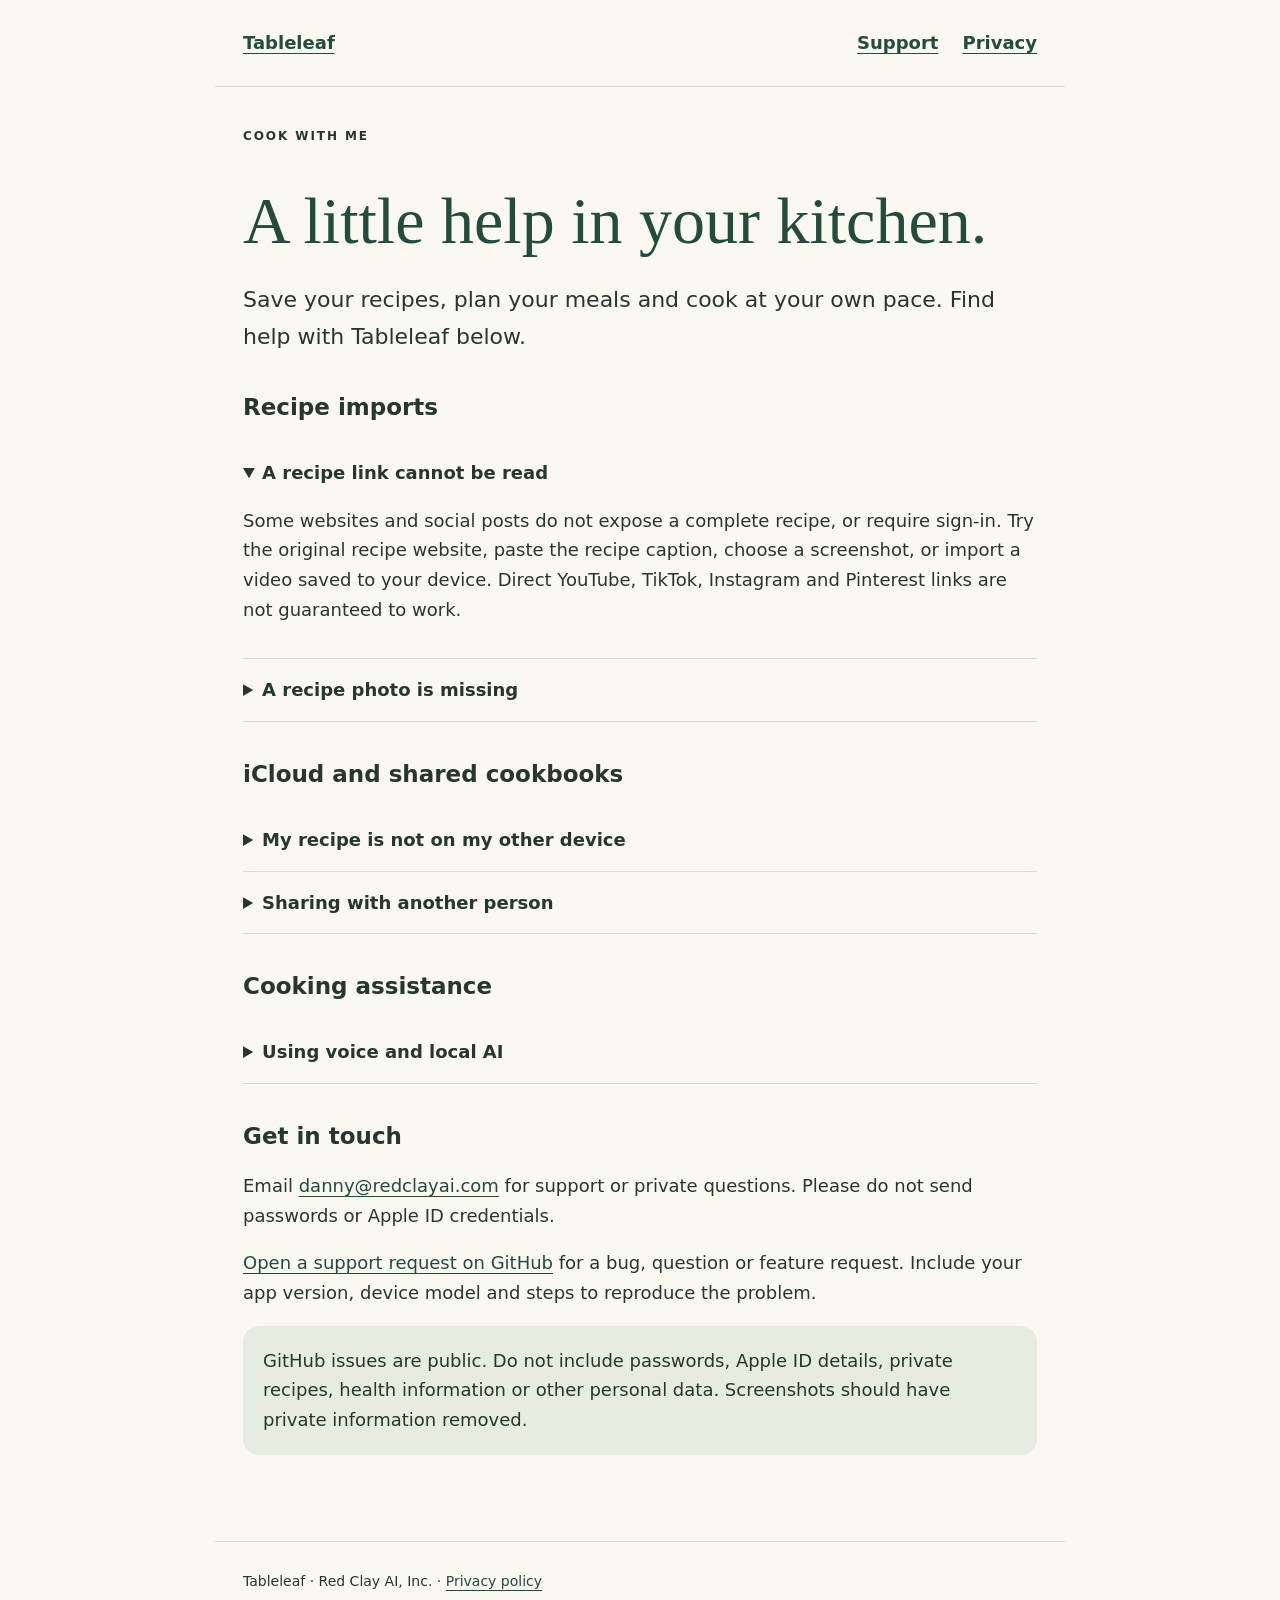
<file: index.html>
<!doctype html><html lang="en"><head><meta charset="utf-8"><meta name="viewport" content="width=device-width,initial-scale=1"><title>Tableleaf Support</title><meta name="description" content="Help with importing recipes, iCloud sync and cooking with Tableleaf."><link rel="stylesheet" href="style.css"></head><body><header><a href="./">Tableleaf</a><nav aria-label="Main"><a href="./" aria-current="page">Support</a><a href="privacy.html">Privacy</a></nav></header><main><p class="eyebrow">Cook with me</p><h1>A little help in your kitchen.</h1><p class="intro">Save your recipes, plan your meals and cook at your own pace. Find help with Tableleaf below.</p><h2>Recipe imports</h2><details open><summary>A recipe link cannot be read</summary><p>Some websites and social posts do not expose a complete recipe, or require sign-in. Try the original recipe website, paste the recipe caption, choose a screenshot, or import a video saved to your device. Direct YouTube, TikTok, Instagram and Pinterest links are not guaranteed to work.</p></details><details><summary>A recipe photo is missing</summary><p>Photos are imported when a readable source image is available. Some publishers block image access or provide temporary links. You can edit the recipe and add a photo yourself.</p></details><h2>iCloud and shared cookbooks</h2><details><summary>My recipe is not on my other device</summary><p>Use the same Apple ID on both devices, enable iCloud Drive and Tableleaf in iCloud settings, and check available iCloud storage. Connect both devices to the internet and open Tableleaf. The first sync can take time. Back up important recipes before troubleshooting; do not delete the app to fix a sync delay.</p></details><details><summary>Sharing with another person</summary><p>Use a cookbook invitation to share selected recipes with someone using another Apple ID. Your private library is separate. Invitation acceptance, internet access and iCloud availability are required.</p></details><h2>Cooking assistance</h2><details><summary>Using voice and local AI</summary><p>Open a recipe and choose Cook with me. Tap Speak to start listening, then Finish listening, review your words and tap Ask. Microphone and speech permission are required. Supported speech recognition and Apple Intelligence depend on your device, language and settings. You can type questions and use cooking controls when those features are unavailable.</p><p>The assistant can make mistakes. Check cooking temperatures, allergens and food safety against reliable guidance. Nutrition values are estimates, not medical advice.</p></details><h2>Get in touch</h2><p>Email <a href="mailto:danny@redclayai.com">danny@redclayai.com</a> for support or private questions. Please do not send passwords or Apple ID credentials.</p><p><a href="https://github.com/redclayai/tableleaf-support/issues/new">Open a support request on GitHub</a> for a bug, question or feature request. Include your app version, device model and steps to reproduce the problem.</p><p class="note">GitHub issues are public. Do not include passwords, Apple ID details, private recipes, health information or other personal data. Screenshots should have private information removed.</p></main><footer>Tableleaf · Red Clay AI, Inc. · <a href="privacy.html">Privacy policy</a></footer></body></html>
</file>
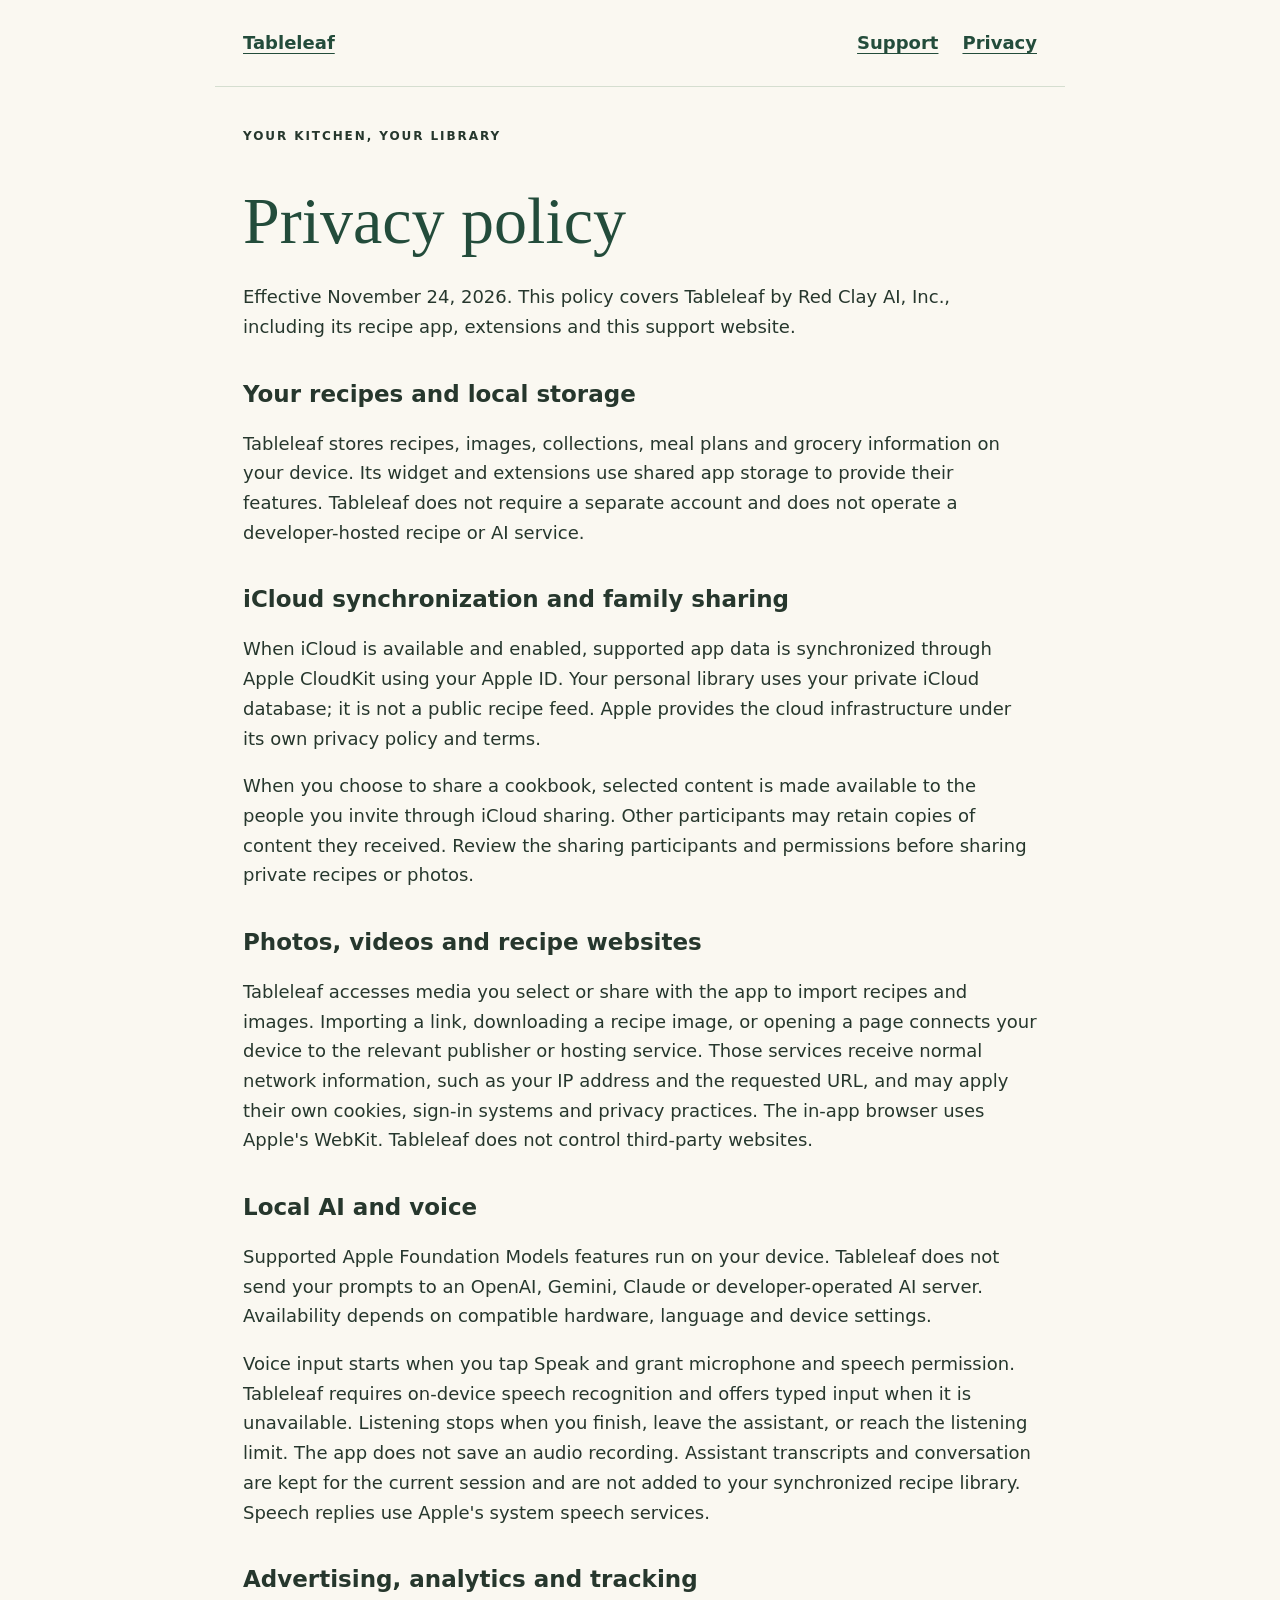
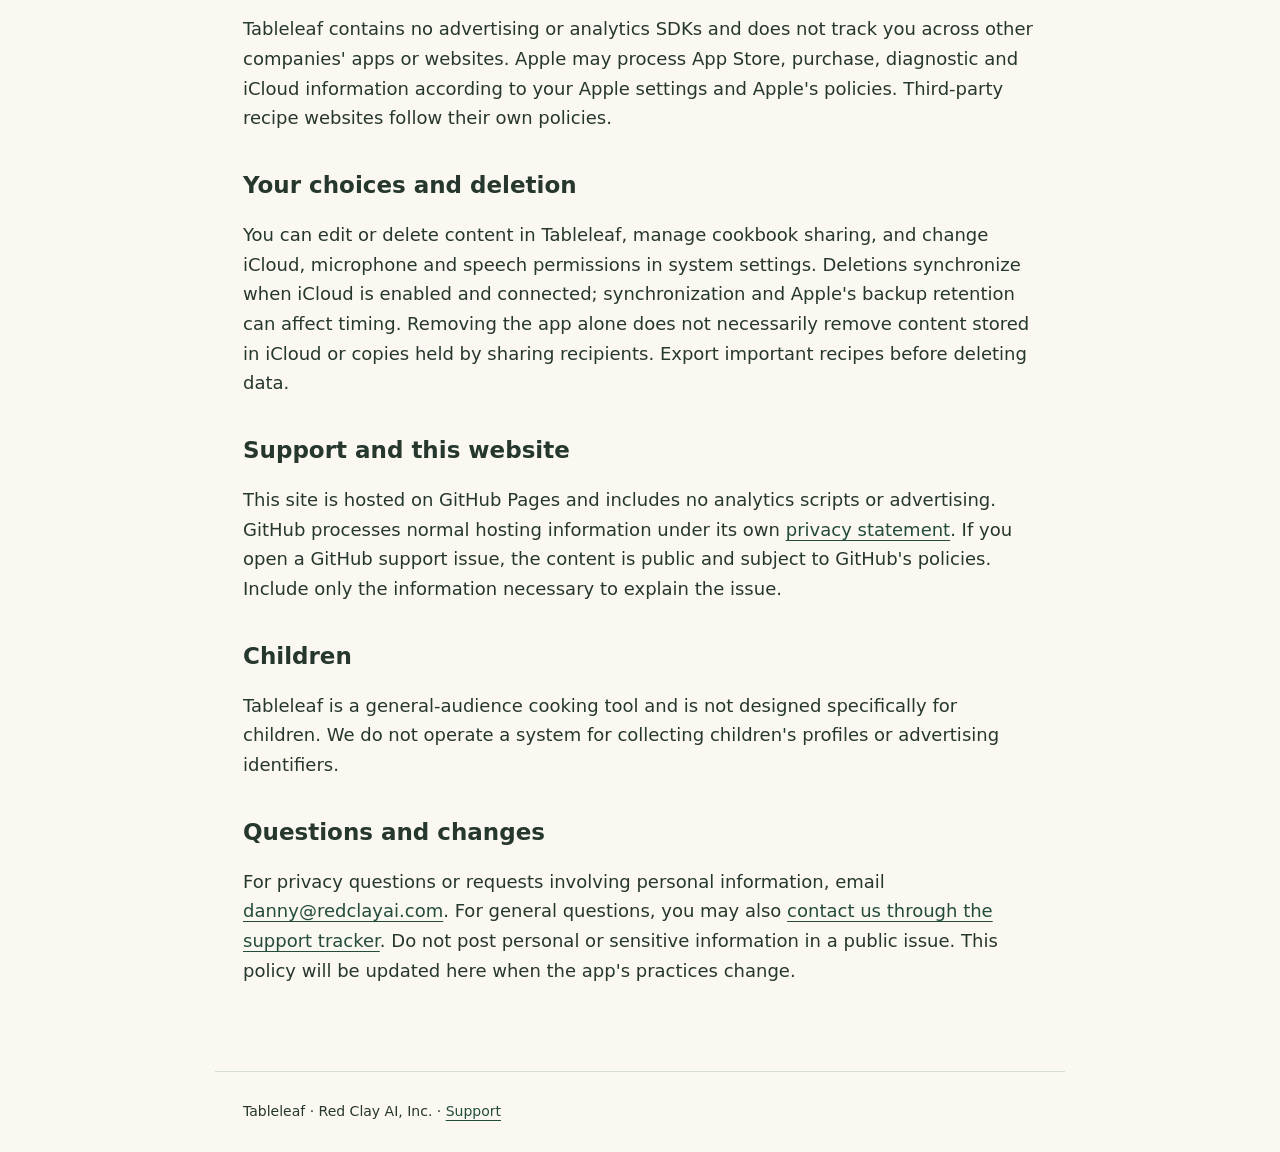
<file: privacy.html>
<!doctype html><html lang="en"><head><meta charset="utf-8"><meta name="viewport" content="width=device-width,initial-scale=1"><title>Tableleaf Privacy Policy</title><meta name="description" content="How Tableleaf handles recipes, iCloud syncing, local AI and voice."><link rel="stylesheet" href="style.css"></head><body><header><a href="./">Tableleaf</a><nav aria-label="Main"><a href="./">Support</a><a href="privacy.html" aria-current="page">Privacy</a></nav></header><main><p class="eyebrow">Your kitchen, your library</p><h1>Privacy policy</h1><p>Effective November 24, 2026. This policy covers Tableleaf by Red Clay AI, Inc., including its recipe app, extensions and this support website.</p><h2>Your recipes and local storage</h2><p>Tableleaf stores recipes, images, collections, meal plans and grocery information on your device. Its widget and extensions use shared app storage to provide their features. Tableleaf does not require a separate account and does not operate a developer-hosted recipe or AI service.</p><h2>iCloud synchronization and family sharing</h2><p>When iCloud is available and enabled, supported app data is synchronized through Apple CloudKit using your Apple ID. Your personal library uses your private iCloud database; it is not a public recipe feed. Apple provides the cloud infrastructure under its own privacy policy and terms.</p><p>When you choose to share a cookbook, selected content is made available to the people you invite through iCloud sharing. Other participants may retain copies of content they received. Review the sharing participants and permissions before sharing private recipes or photos.</p><h2>Photos, videos and recipe websites</h2><p>Tableleaf accesses media you select or share with the app to import recipes and images. Importing a link, downloading a recipe image, or opening a page connects your device to the relevant publisher or hosting service. Those services receive normal network information, such as your IP address and the requested URL, and may apply their own cookies, sign-in systems and privacy practices. The in-app browser uses Apple's WebKit. Tableleaf does not control third-party websites.</p><h2>Local AI and voice</h2><p>Supported Apple Foundation Models features run on your device. Tableleaf does not send your prompts to an OpenAI, Gemini, Claude or developer-operated AI server. Availability depends on compatible hardware, language and device settings.</p><p>Voice input starts when you tap Speak and grant microphone and speech permission. Tableleaf requires on-device speech recognition and offers typed input when it is unavailable. Listening stops when you finish, leave the assistant, or reach the listening limit. The app does not save an audio recording. Assistant transcripts and conversation are kept for the current session and are not added to your synchronized recipe library. Speech replies use Apple's system speech services.</p><h2>Advertising, analytics and tracking</h2><p>Tableleaf contains no advertising or analytics SDKs and does not track you across other companies' apps or websites. Apple may process App Store, purchase, diagnostic and iCloud information according to your Apple settings and Apple's policies. Third-party recipe websites follow their own policies.</p><h2>Your choices and deletion</h2><p>You can edit or delete content in Tableleaf, manage cookbook sharing, and change iCloud, microphone and speech permissions in system settings. Deletions synchronize when iCloud is enabled and connected; synchronization and Apple's backup retention can affect timing. Removing the app alone does not necessarily remove content stored in iCloud or copies held by sharing recipients. Export important recipes before deleting data.</p><h2>Support and this website</h2><p>This site is hosted on GitHub Pages and includes no analytics scripts or advertising. GitHub processes normal hosting information under its own <a href="https://docs.github.com/en/site-policy/privacy-policies/github-general-privacy-statement">privacy statement</a>. If you open a GitHub support issue, the content is public and subject to GitHub's policies. Include only the information necessary to explain the issue.</p><h2>Children</h2><p>Tableleaf is a general-audience cooking tool and is not designed specifically for children. We do not operate a system for collecting children's profiles or advertising identifiers.</p><h2>Questions and changes</h2><p>For privacy questions or requests involving personal information, email <a href="mailto:danny@redclayai.com">danny@redclayai.com</a>. For general questions, you may also <a href="https://github.com/redclayai/tableleaf-support/issues/new">contact us through the support tracker</a>. Do not post personal or sensitive information in a public issue. This policy will be updated here when the app's practices change.</p></main><footer>Tableleaf · Red Clay AI, Inc. · <a href="./">Support</a></footer></body></html>
</file>
<file: style.css>
:root{color-scheme:light;--ink:#234c3b;--paper:#faf8f1}*{box-sizing:border-box}body{margin:0;background:var(--paper);color:#26372d;font:18px/1.65 system-ui,sans-serif}main,header,footer{max-width:850px;margin:auto;padding:28px}header{display:flex;justify-content:space-between;gap:20px;border-bottom:1px solid #d5ded0}header a{font-weight:650}nav{display:flex;gap:24px}a{color:var(--ink);text-underline-offset:4px}h1{font:normal clamp(40px,8vw,66px)/1.12 Georgia,serif;color:var(--ink);margin:38px 0 24px}h2{font-size:23px;line-height:1.3;margin-top:38px}.eyebrow{letter-spacing:.16em;font-size:12px;font-weight:700;text-transform:uppercase}.intro{font-size:22px}.note{padding:20px;background:#e6ecdf;border-radius:16px}footer{font-size:14px;border-top:1px solid #d5ded0;margin-top:40px}details{padding:16px 0;border-bottom:1px solid #d5ded0}summary{cursor:pointer;font-weight:650}p,li{max-width:72ch}@media(max-width:500px){header{display:block}nav{margin-top:10px}main,header,footer{padding:22px}}
</file>
